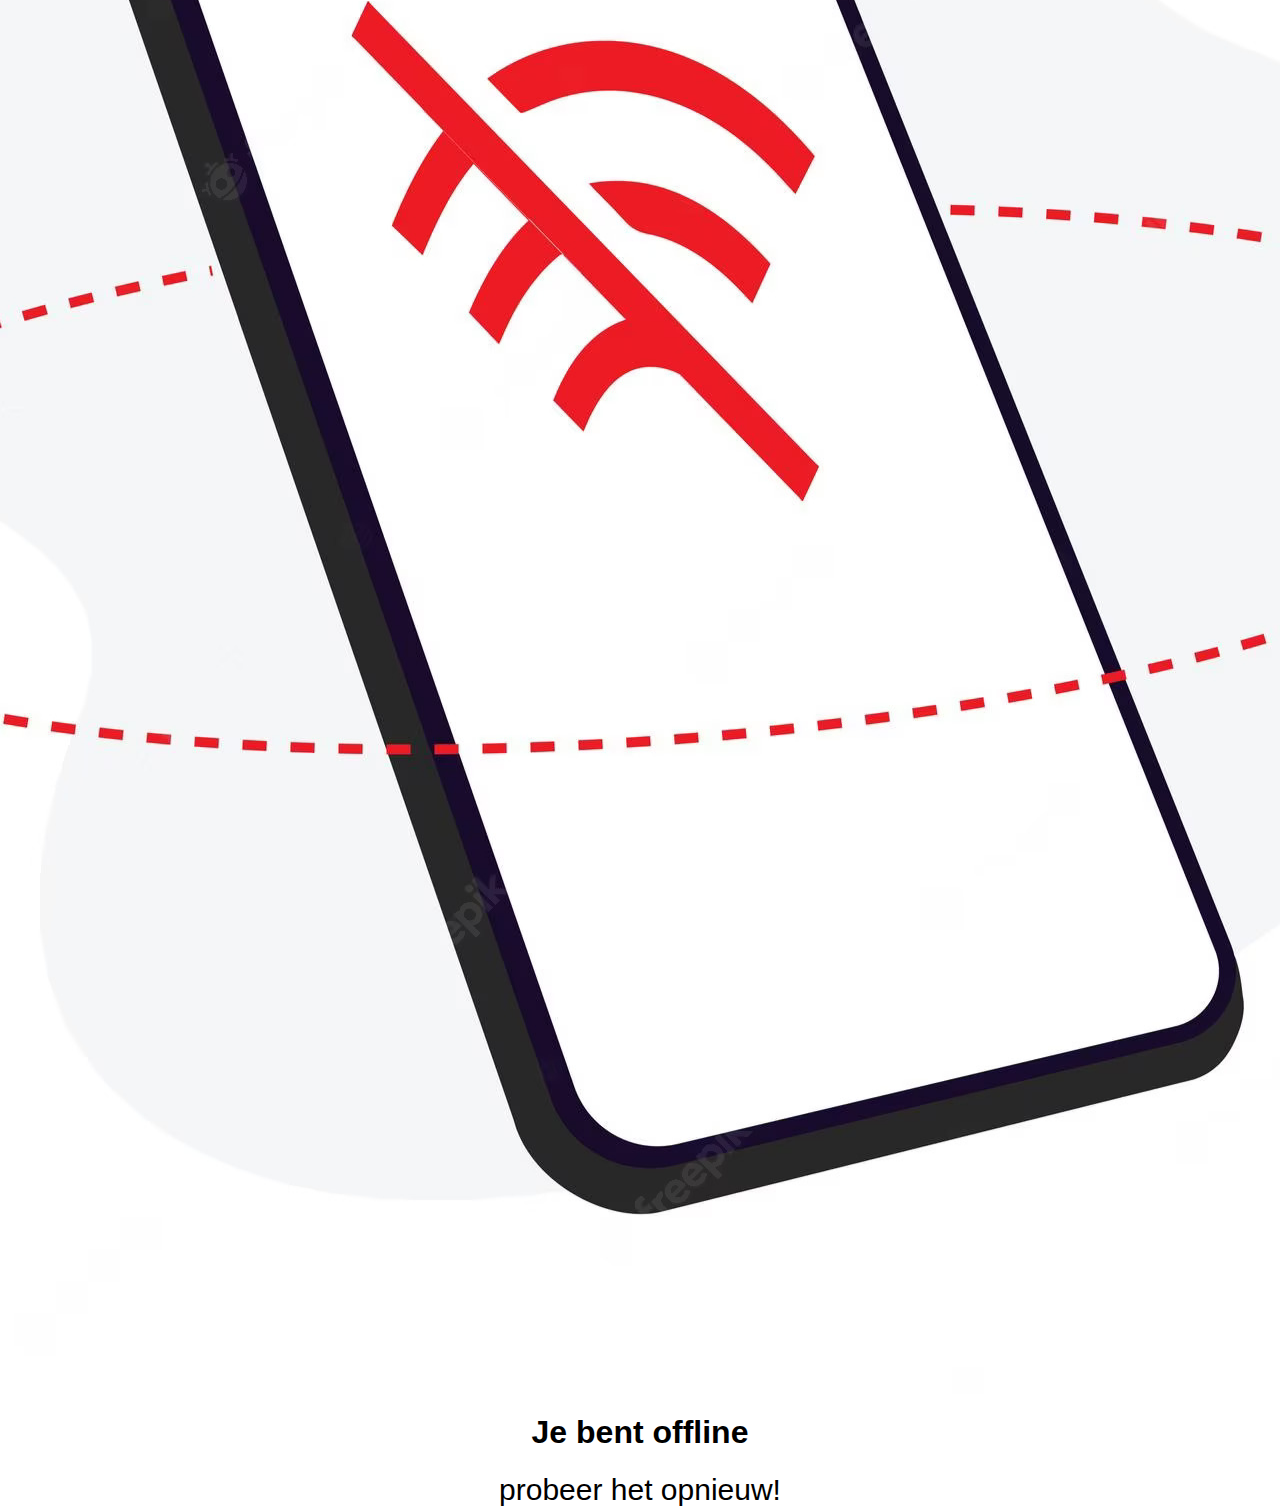
<file: offline.html>
<!DOCTYPE html>
<html lang="en">
<head>
    <meta charset="utf-8">
    <meta name="viewport" content="width=device-width, initial-scale=1">
    <title>Offline</title>
    <link rel="shortcut icon" href="img/logo_G.png" type="image/x-icon">
    <!-- Vereiste tags voor PWA-->
    <link rel="icon" type="image/png" href="img/logo_G.png"/> 
    <link rel="icon" type="image/png" sizes="512x512" href="img/logo_G_512.png"/> 
    <link rel="manifest" href="manifest.json">
    <meta name="description" content="Een simpele PWA met memes"> 
    <meta name="theme-color" content="#c22537" />
    <meta name="apple-mobile-web-app-capable" content="yes">
    <meta name="apple-mobile-web-app-status-bar-style" content="black">
    <meta name="apple-mobile-web-app-title" content="GCMemes PWA"> 
    <link rel="apple-touch-icon" href="img/logo_G.png">
    <style>
        * {
            font-family: 'Segoe UI', Tahoma, Geneva, Verdana, sans-serif;
        }
        .firstLine {
            display: flex;
            gap: 6px;
            align-items: center;
            font-size: 30px;
        }
        .center {
            position: absolute;
            top: 50%;
            left: 50%;
            transform: translate(-50%, -50%);
            display: flex;
            flex-direction: column;
            align-items: center;
            justify-content: center;
        }
    </style>
</head>
<body>
    <div class="center">
        <img src="img/noInternet.jpg" alt="">
        <h1>Je bent offline</h1>
        <div>
            <div class="firstLine">probeer het opnieuw! </div>
        </div>
    </div>
</body>
</html>
</file>
